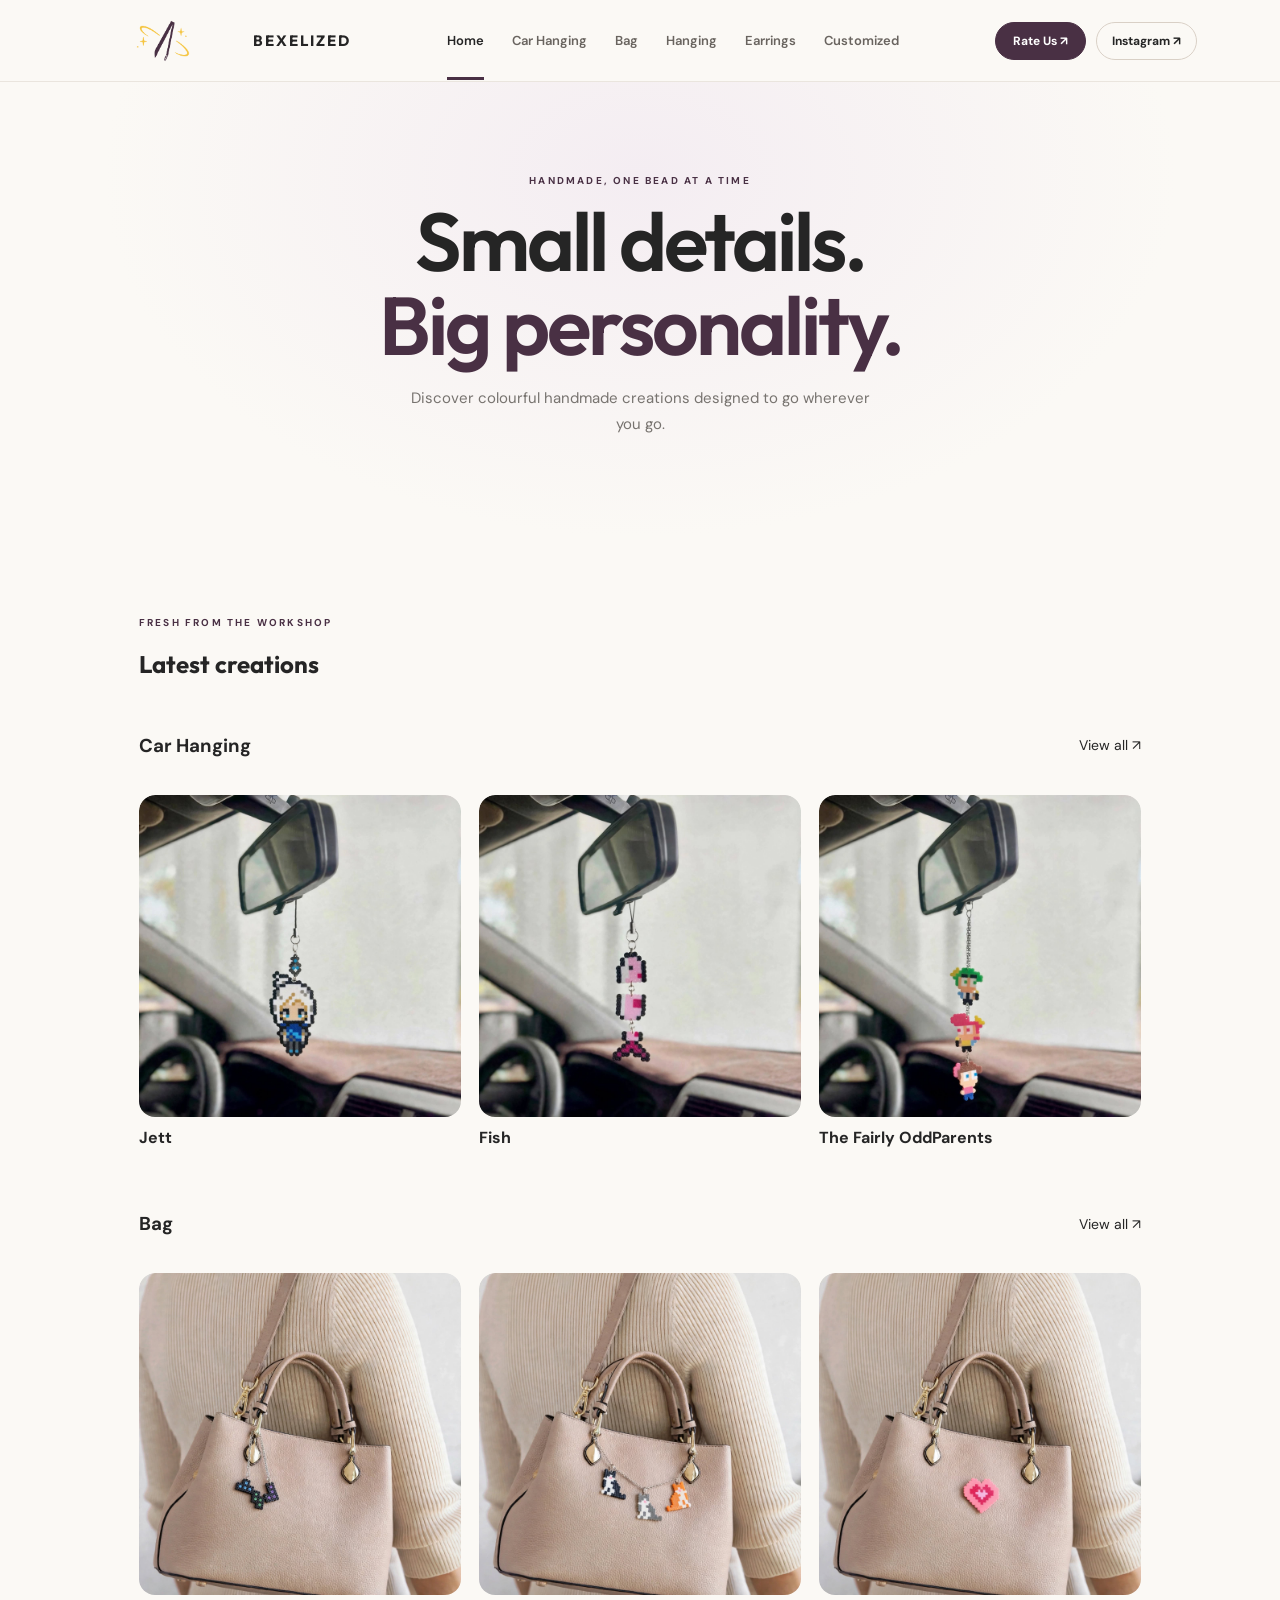
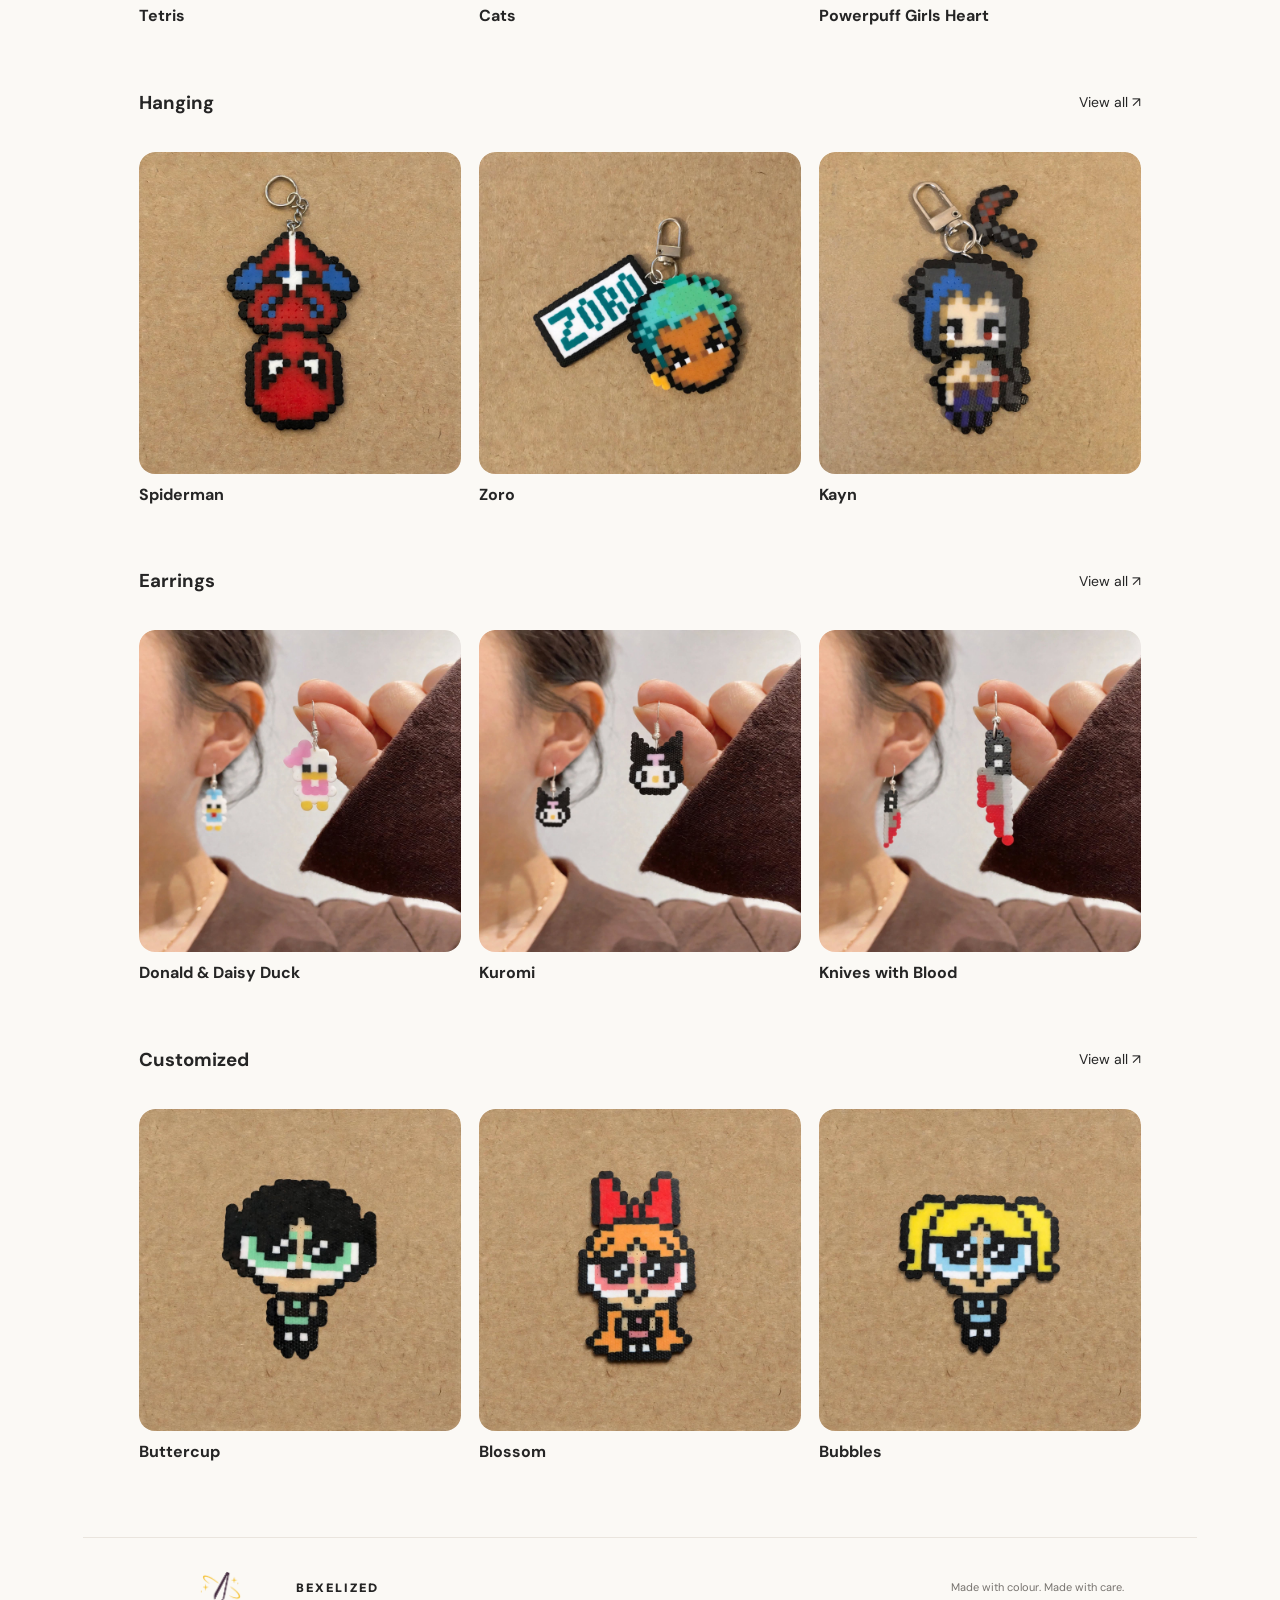
<file: index.html>
<!DOCTYPE html>
<html lang="en">
<head>
  <meta charset="UTF-8">
  <meta name="viewport" content="width=device-width, initial-scale=1.0">
  <meta name="description" content="Browse handmade fuse-bead creations by Bexelized.">
  <title>Bexelized | Home</title>
  <link rel="preconnect" href="https://fonts.googleapis.com">
  <link rel="preconnect" href="https://fonts.gstatic.com" crossorigin>
  <link href="https://fonts.googleapis.com/css2?family=DM+Sans:wght@400;500;600;700&family=Outfit:wght@400;500;600;700&display=swap" rel="stylesheet">
  <link rel="stylesheet" href="css/style.css?v=2">
  <link rel="icon" href="data:image/svg+xml,<svg xmlns=%22http://www.w3.org/2000/svg%22 viewBox=%220 0 100 100%22><text y=%22.9em%22 font-size=%2290%22>✨</text></svg>">
  <script src="js/products.js" defer></script>
  <script src="js/app.js" defer></script>
</head>
<body data-category="home">
  <header class="site-header">
        <a class="brand" href="index.html" aria-label="Bexelized home">
    <img src="images/logo.png" alt="Bexelized Logo">
    <span>BEXELIZED</span>
        </a>
    <button class="menu-toggle" aria-label="Open navigation" aria-expanded="false">☰</button>
    <nav class="main-nav" aria-label="Product categories">
      <a href="index.html" data-nav="home">Home</a>
      <a href="car-hanging.html">Car Hanging</a>
      <a href="bag.html" data-nav="bag">Bag</a>
      <a href="hanging.html" data-nav="hanging">Hanging</a>
      <a href="earrings.html" data-nav="earrings">Earrings</a>
      <a href="customized.html" data-nav="customized">Customized</a>
    </nav>
    <div class="header-actions">
  <a class="survey-link" href="https://forms.gle/oTZRgMwAg2fXmKsX6"
     target="_blank" rel="noopener noreferrer">Rate Us ↗</a>

  <a class="instagram-link" href="https://www.instagram.com/bexelized/"
     target="_blank" rel="noopener noreferrer">Instagram ↗</a>
</div>
  </header>

  <main class="home-main">
    <section class="home-hero">
      <p class="eyebrow">HANDMADE, ONE BEAD AT A TIME</p>
      <h1>Small details.<br><span>Big personality.</span></h1>
      <p class="intro-copy">Discover colourful handmade creations designed to go wherever you go.</p>
    </section>

</section>

<section class="latest-section">
  <div class="latest-heading">
    <p class="eyebrow">FRESH FROM THE WORKSHOP</p>
    <h2>Latest creations</h2>
  </div>

  <div id="latest-categories"></div>
</section>


    <!--
    <section class="events-section" id="events">
      <div class="filter-heading">
        <div><p class="eyebrow">WHERE WE'VE BEEN</p><h2>Events</h2></div>
        <p class="events-subtitle">A little look at our pop-ups, markets & special moments.</p>
      </div>
      <div class="event-gallery">
        <article class="event-card event-placeholder"><div class="event-image-placeholder">✳</div><h3>Our event moments</h3><p>Add your event photos to <code>images/events/</code> and update this section.</p></article>
      </div>
    </section>

    <section class="order-note">
      <span class="order-sparkle">✳</span>
      <div><h2>Found your favourite?</h2><p>Send us a DM on Instagram to ask about or order a design.</p></div>
      <a class="dm-button" href="https://www.instagram.com/bexelized/" target="_blank" rel="noreferrer">Message us ↗</a>
    </section>
  </main>
-->

  <footer class="site-footer">
      <a class="brand footer-brand" href="index.html">
      <img src="images/logo.png" alt="Bexelized Logo">
      <span>BEXELIZED</span></a>
    <p>Made with colour. Made with care.</p>
  </footer>
</body>
</html>
</file>
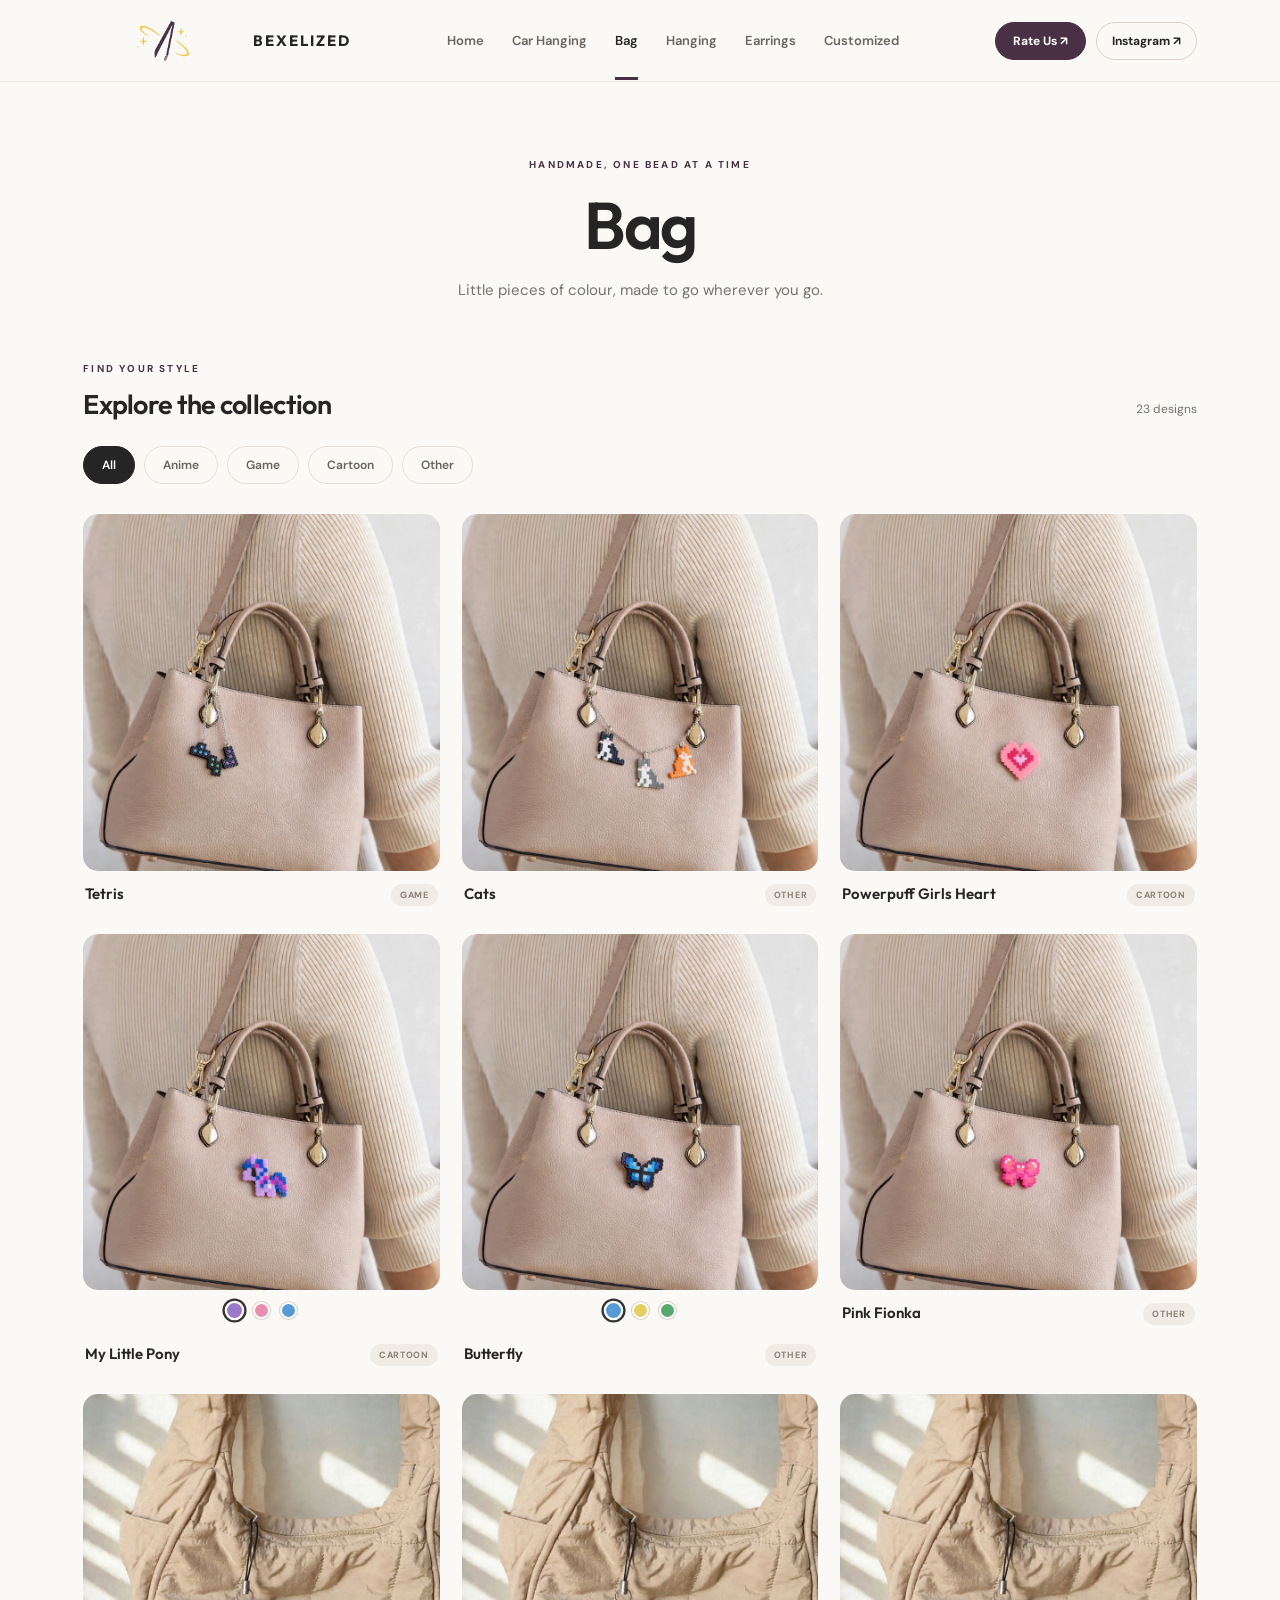
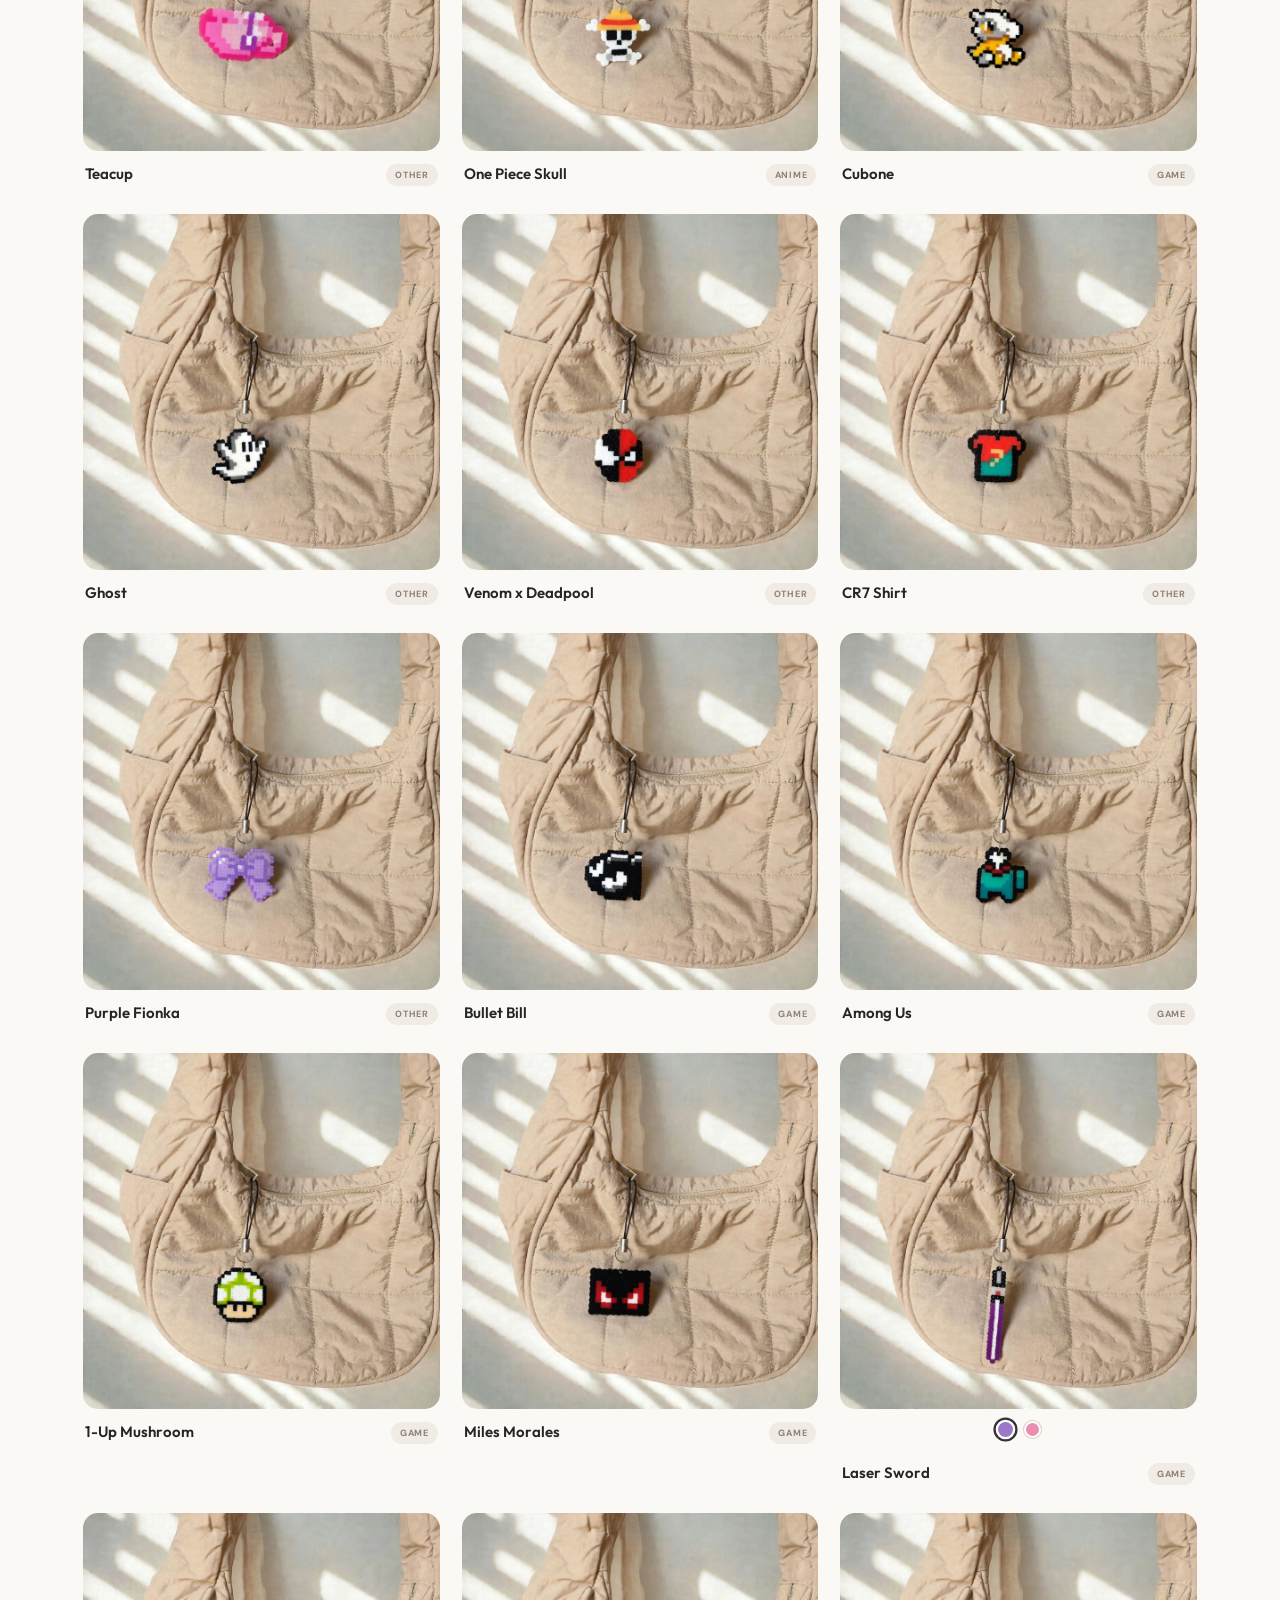
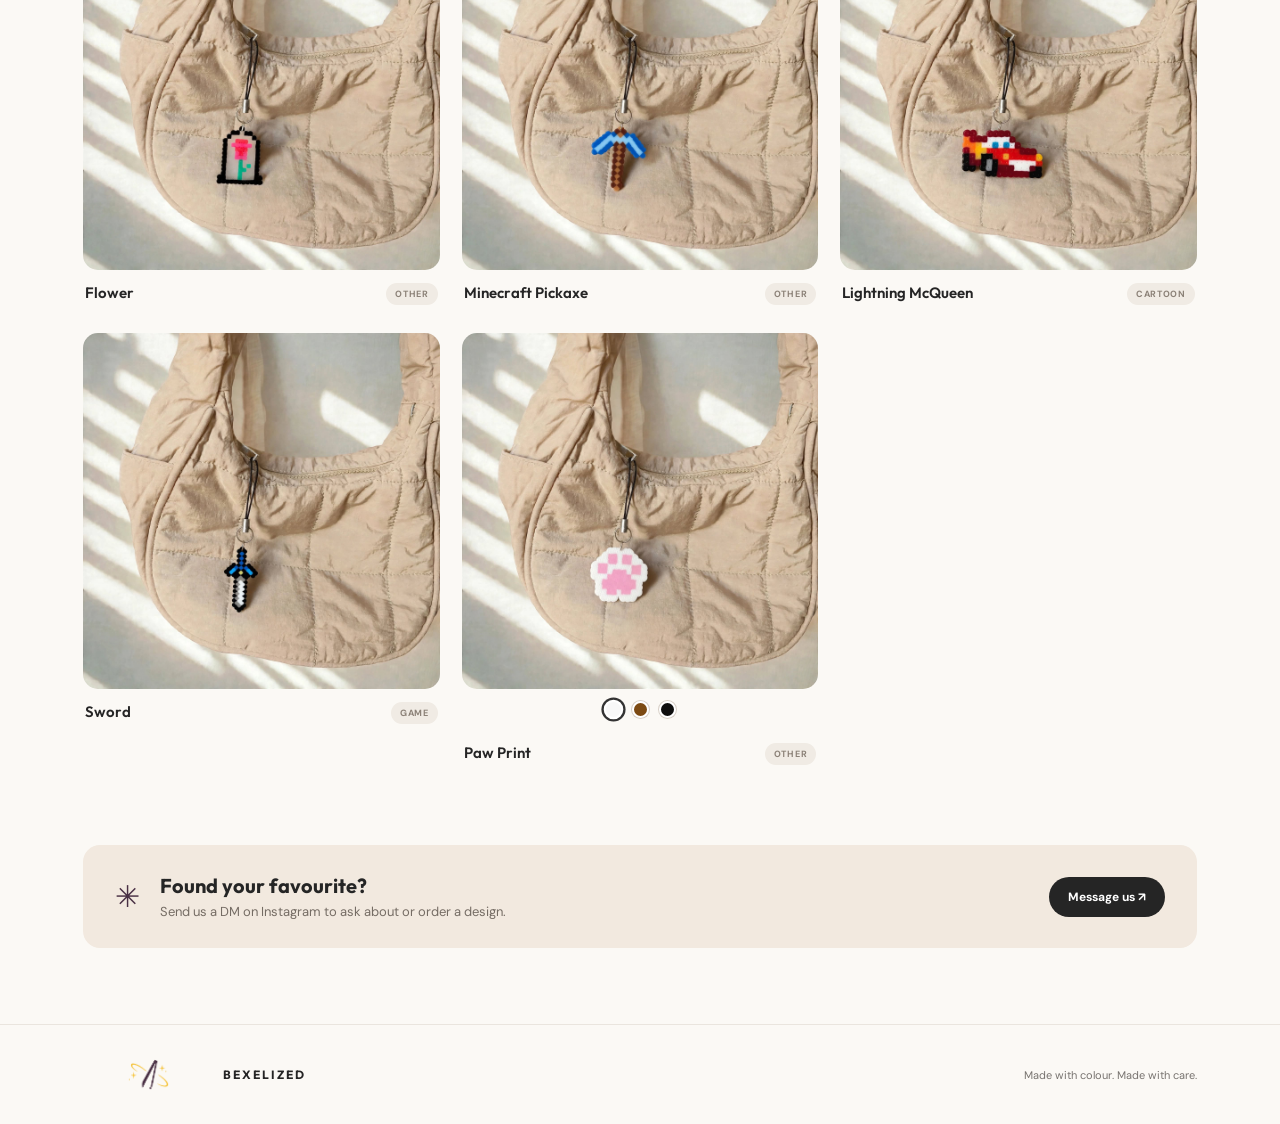
<file: bag.html>
<!DOCTYPE html>
<html lang="en">
<head>
  <meta charset="UTF-8">
  <meta name="viewport" content="width=device-width, initial-scale=1.0">
  <meta name="description" content="Browse handmade fuse-bead creations by Bexelized.">
  <title>Bexelized | Car Hanging</title>
  <link rel="preconnect" href="https://fonts.googleapis.com">
  <link rel="preconnect" href="https://fonts.gstatic.com" crossorigin>
  <link href="https://fonts.googleapis.com/css2?family=DM+Sans:wght@400;500;600;700&family=Outfit:wght@400;500;600;700&display=swap" rel="stylesheet">
  <link rel="stylesheet" href="css/style.css">
  <link rel="icon" href="data:image/svg+xml,<svg xmlns=%22http://www.w3.org/2000/svg%22 viewBox=%220 0 100 100%22><text y=%22.9em%22 font-size=%2290%22>✨</text></svg>">
  <script src="js/products.js" defer></script>
  <script src="js/app.js" defer></script>
</head>
<body data-category="bag">
  <header class="site-header">
        <a class="brand" href="index.html" aria-label="Bexelized home">
    <img src="images/logo.png" alt="Bexelized Logo">
    <span>BEXELIZED</span>
        </a>
    <button class="menu-toggle" aria-label="Open navigation" aria-expanded="false">☰</button>
    <nav class="main-nav" aria-label="Product categories">
      <a href="index.html" data-nav="home">Home</a>
      <a href="car-hanging.html">Car Hanging</a>
      <a href="bag.html" data-nav="bag">Bag</a>
      <a href="hanging.html" data-nav="hanging">Hanging</a>
      <a href="earrings.html" data-nav="earrings">Earrings</a>
      <a href="customized.html" data-nav="customized">Customized</a>
    </nav>
    <div class="header-actions">
  <a class="survey-link" href="https://forms.gle/oTZRgMwAg2fXmKsX6"
     target="_blank" rel="noopener noreferrer">Rate Us ↗</a>

  <a class="instagram-link" href="https://www.instagram.com/bexelized/"
     target="_blank" rel="noopener noreferrer">Instagram ↗</a>
</div>
    </header>

  <main>
    <section class="intro">
      <p class="eyebrow">HANDMADE, ONE BEAD AT A TIME</p>
      <h1 id="page-title">Car Hanging</h1>
      <p class="intro-copy">Little pieces of colour, made to go wherever you go.</p>
    </section>

    <section class="catalog" aria-label="Product gallery">
      <div class="filter-heading">
        <div>
          <p class="eyebrow">FIND YOUR STYLE</p>
          <h2>Explore the collection</h2>
        </div>
        <p class="result-count" id="result-count" aria-live="polite"></p>
      </div>
      <div class="filters" role="group" aria-label="Filter products by style">
        <button class="filter-button active" data-filter="all">All</button>
        <button class="filter-button" data-filter="anime">Anime</button>
        <button class="filter-button" data-filter="game">Game</button>
        <button class="filter-button" data-filter="cartoon">Cartoon</button>
        <button class="filter-button" data-filter="other">Other</button>
      </div>
      <div class="product-grid" id="product-grid"></div>
      <p class="empty-state" id="empty-state" hidden>No products in this style yet. Try another filter.</p>
    </section>

    <section class="order-note">
      <span class="order-sparkle">✳</span>
      <div>
        <h2>Found your favourite?</h2>
        <p>Send us a DM on Instagram to ask about or order a design.</p>
      </div>
      <a class="dm-button" href="https://www.instagram.com/bexelized/" target="_blank" rel="noreferrer">Message us ↗</a>
    </section>
  </main>

  <footer class="site-footer">
    <a class="brand footer-brand" href="index.html">
      <img src="images/logo.png" alt="Bexelized Logo">
      <span>BEXELIZED</span></a>
    <p>Made with colour. Made with care.</p>
  </footer>
</body>
</html>
</file>
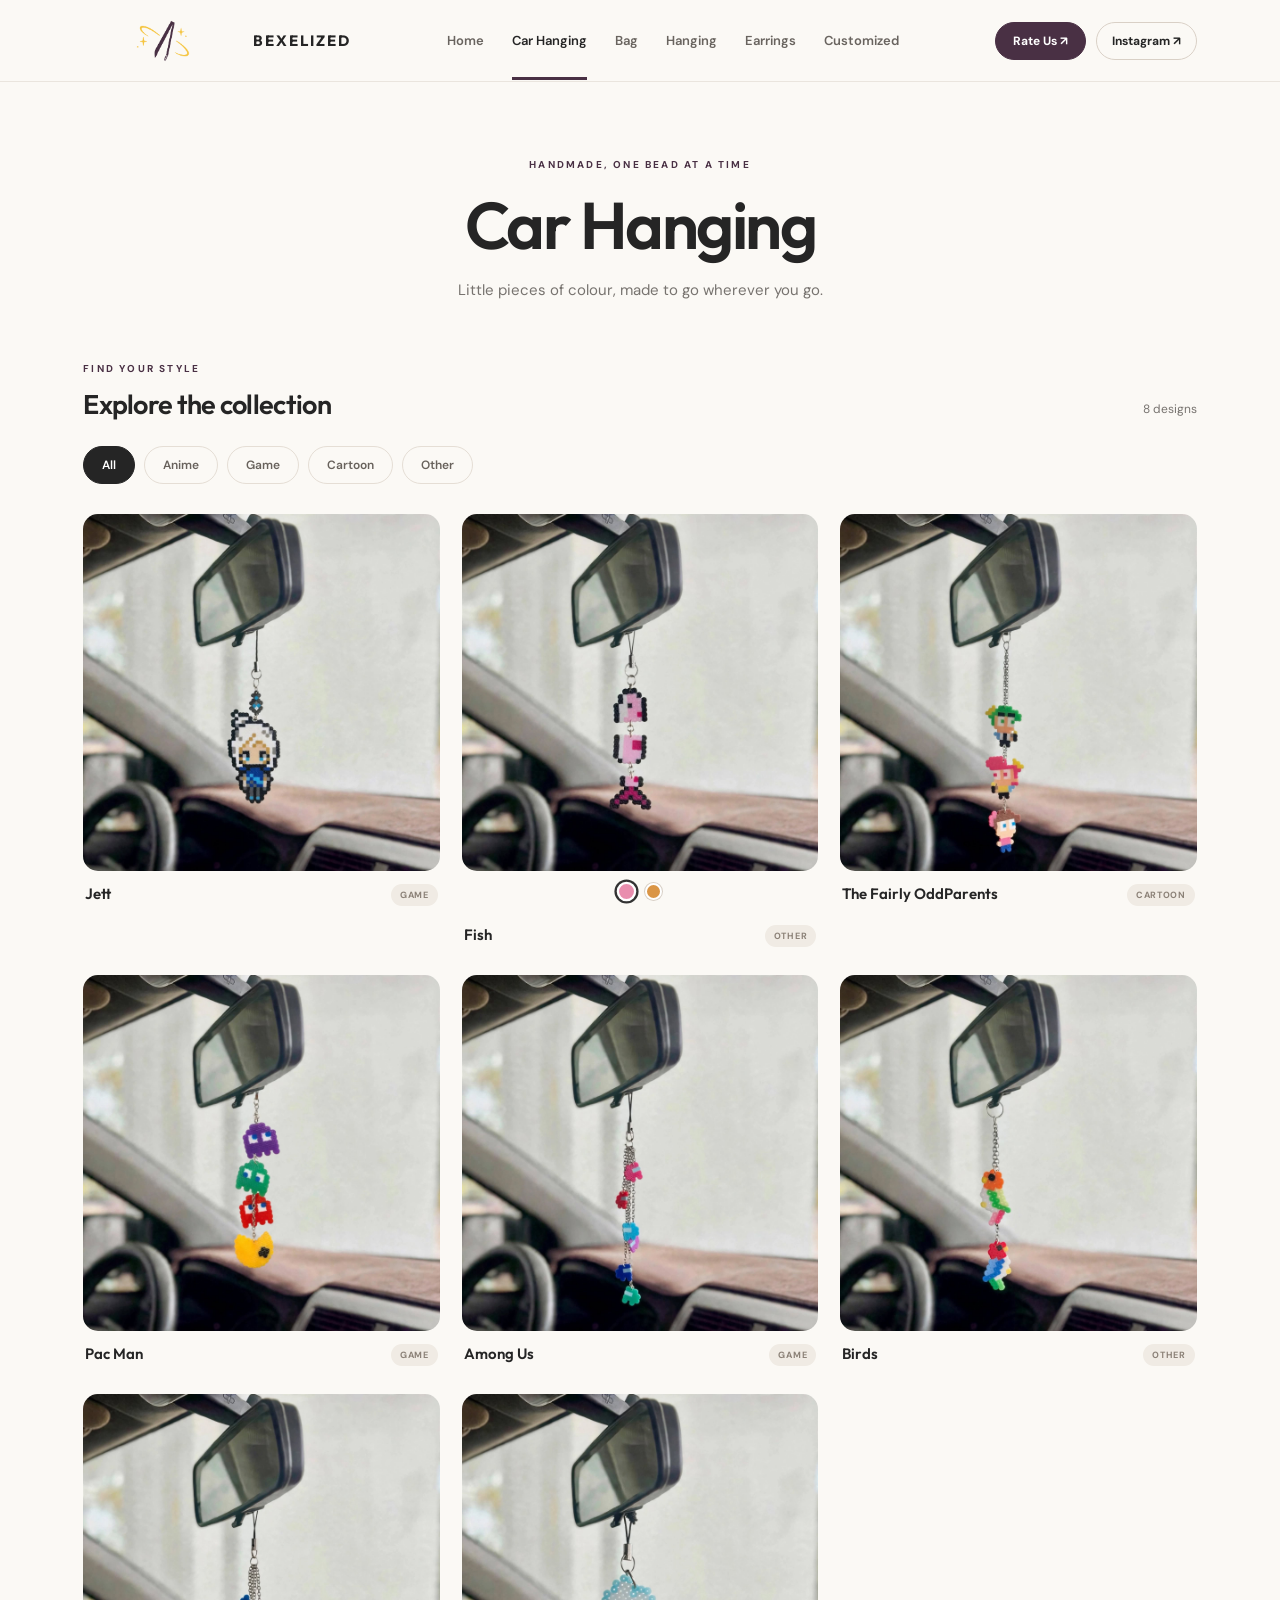
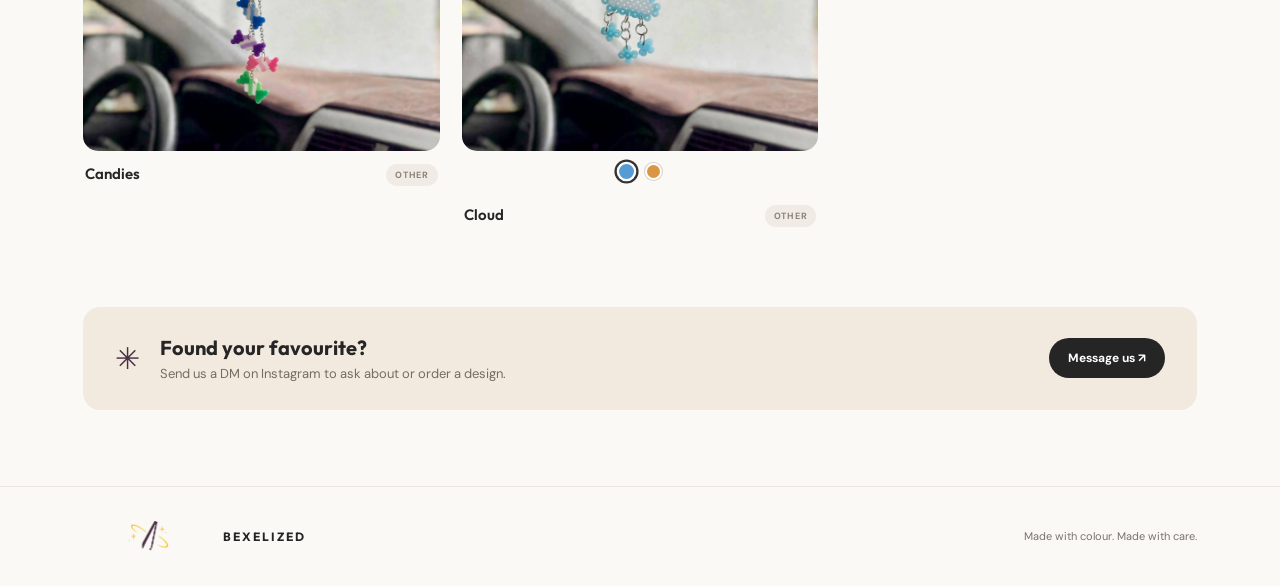
<file: car-hanging.html>
<!DOCTYPE html>
<html lang="en">
<head>
  <meta charset="UTF-8">
  <meta name="viewport" content="width=device-width, initial-scale=1.0">
  <meta name="description" content="Browse handmade fuse-bead creations by Bexelized.">
  <title>Bexelized | Car Hanging</title>
  <link rel="preconnect" href="https://fonts.googleapis.com">
  <link rel="preconnect" href="https://fonts.gstatic.com" crossorigin>
  <link href="https://fonts.googleapis.com/css2?family=DM+Sans:wght@400;500;600;700&family=Outfit:wght@400;500;600;700&display=swap" rel="stylesheet">
  <link rel="stylesheet" href="css/style.css">
  <link rel="icon" href="data:image/svg+xml,<svg xmlns=%22http://www.w3.org/2000/svg%22 viewBox=%220 0 100 100%22><text y=%22.9em%22 font-size=%2290%22>✨</text></svg>">
  <script src="js/products.js" defer></script>
  <script src="js/app.js" defer></script>
</head>
<body data-category="car-hanging">
  <header class="site-header">
        <a class="brand" href="index.html" aria-label="Bexelized home">
    <img src="images/logo.png" alt="Bexelized Logo">
    <span>BEXELIZED</span>
        </a>
    <button class="menu-toggle" aria-label="Open navigation" aria-expanded="false">☰</button>
    <nav class="main-nav" aria-label="Product categories">
      <a href="index.html">Home</a>
      <a href="car-hanging.html" data-nav="car-hanging">Car Hanging</a>
      <a href="bag.html" data-nav="bag">Bag</a>
      <a href="hanging.html" data-nav="hanging">Hanging</a>
      <a href="earrings.html" data-nav="earrings">Earrings</a>
      <a href="customized.html" data-nav="customized">Customized</a>
    </nav>
    <div class="header-actions">
  <a class="survey-link" href="https://forms.gle/oTZRgMwAg2fXmKsX6"
     target="_blank" rel="noopener noreferrer">Rate Us ↗</a>

  <a class="instagram-link" href="https://www.instagram.com/bexelized/"
     target="_blank" rel="noopener noreferrer">Instagram ↗</a>
</div>
  </header>

  <main>
    <section class="intro">
      <p class="eyebrow">HANDMADE, ONE BEAD AT A TIME</p>
      <h1 id="page-title">Car Hanging</h1>
      <p class="intro-copy">Little pieces of colour, made to go wherever you go.</p>
    </section>

    <section class="catalog" aria-label="Product gallery">
      <div class="filter-heading">
        <div>
          <p class="eyebrow">FIND YOUR STYLE</p>
          <h2>Explore the collection</h2>
        </div>
        <p class="result-count" id="result-count" aria-live="polite"></p>
      </div>
      <div class="filters" role="group" aria-label="Filter products by style">
        <button class="filter-button active" data-filter="all">All</button>
        <button class="filter-button" data-filter="anime">Anime</button>
        <button class="filter-button" data-filter="game">Game</button>
        <button class="filter-button" data-filter="cartoon">Cartoon</button>
        <button class="filter-button" data-filter="other">Other</button>
      </div>
      <div class="product-grid" id="product-grid"></div>
      <p class="empty-state" id="empty-state" hidden>No products in this style yet. Try another filter.</p>
    </section>

    <section class="order-note">
      <span class="order-sparkle">✳</span>
      <div>
        <h2>Found your favourite?</h2>
        <p>Send us a DM on Instagram to ask about or order a design.</p>
      </div>
      <a class="dm-button" href="https://www.instagram.com/direct/t/18104654327009952/" target="_blank" rel="noreferrer">Message us ↗</a>
    </section>
  </main>

  <footer class="site-footer">
    <a class="brand footer-brand" href="index.html">
      <img src="images/logo.png" alt="Bexelized Logo">
      <span>BEXELIZED</span></a>
      <p>Made with colour. Made with care.</p>
  </footer>
</body>
</html>
</file>
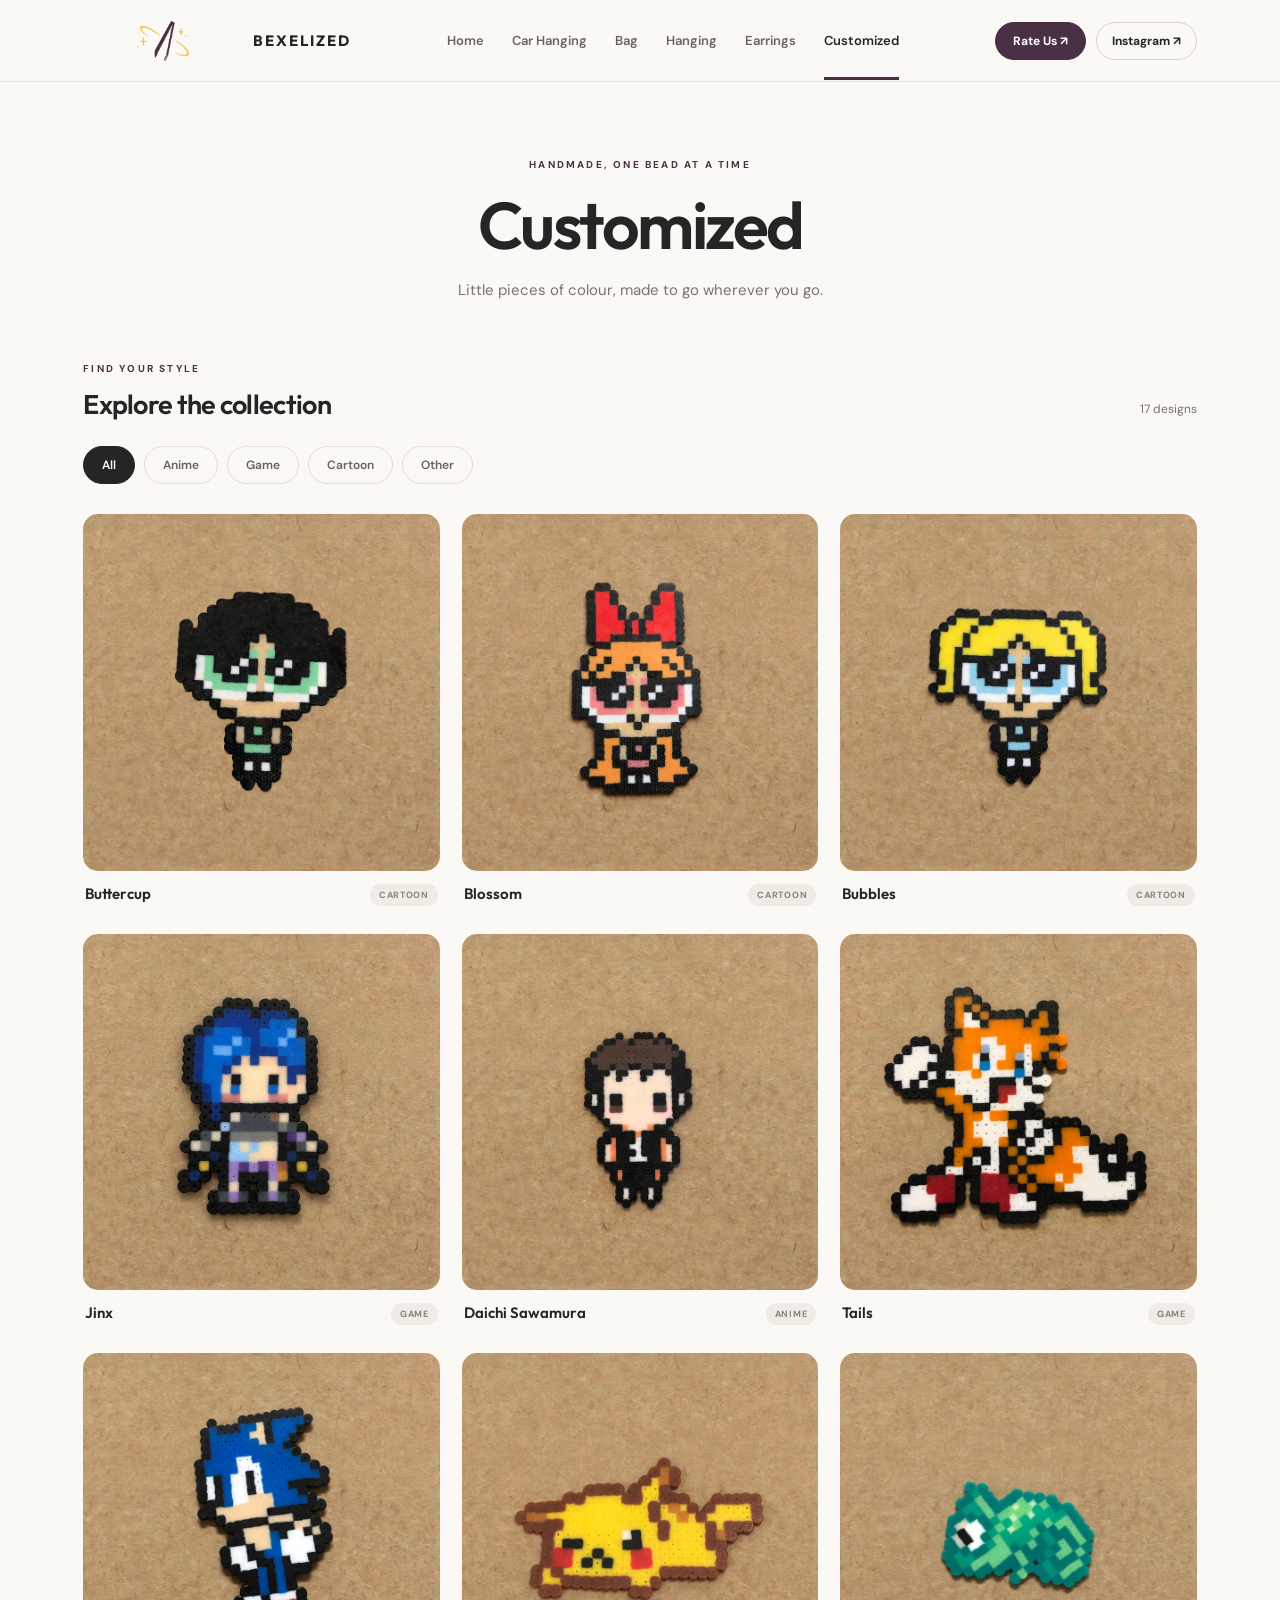
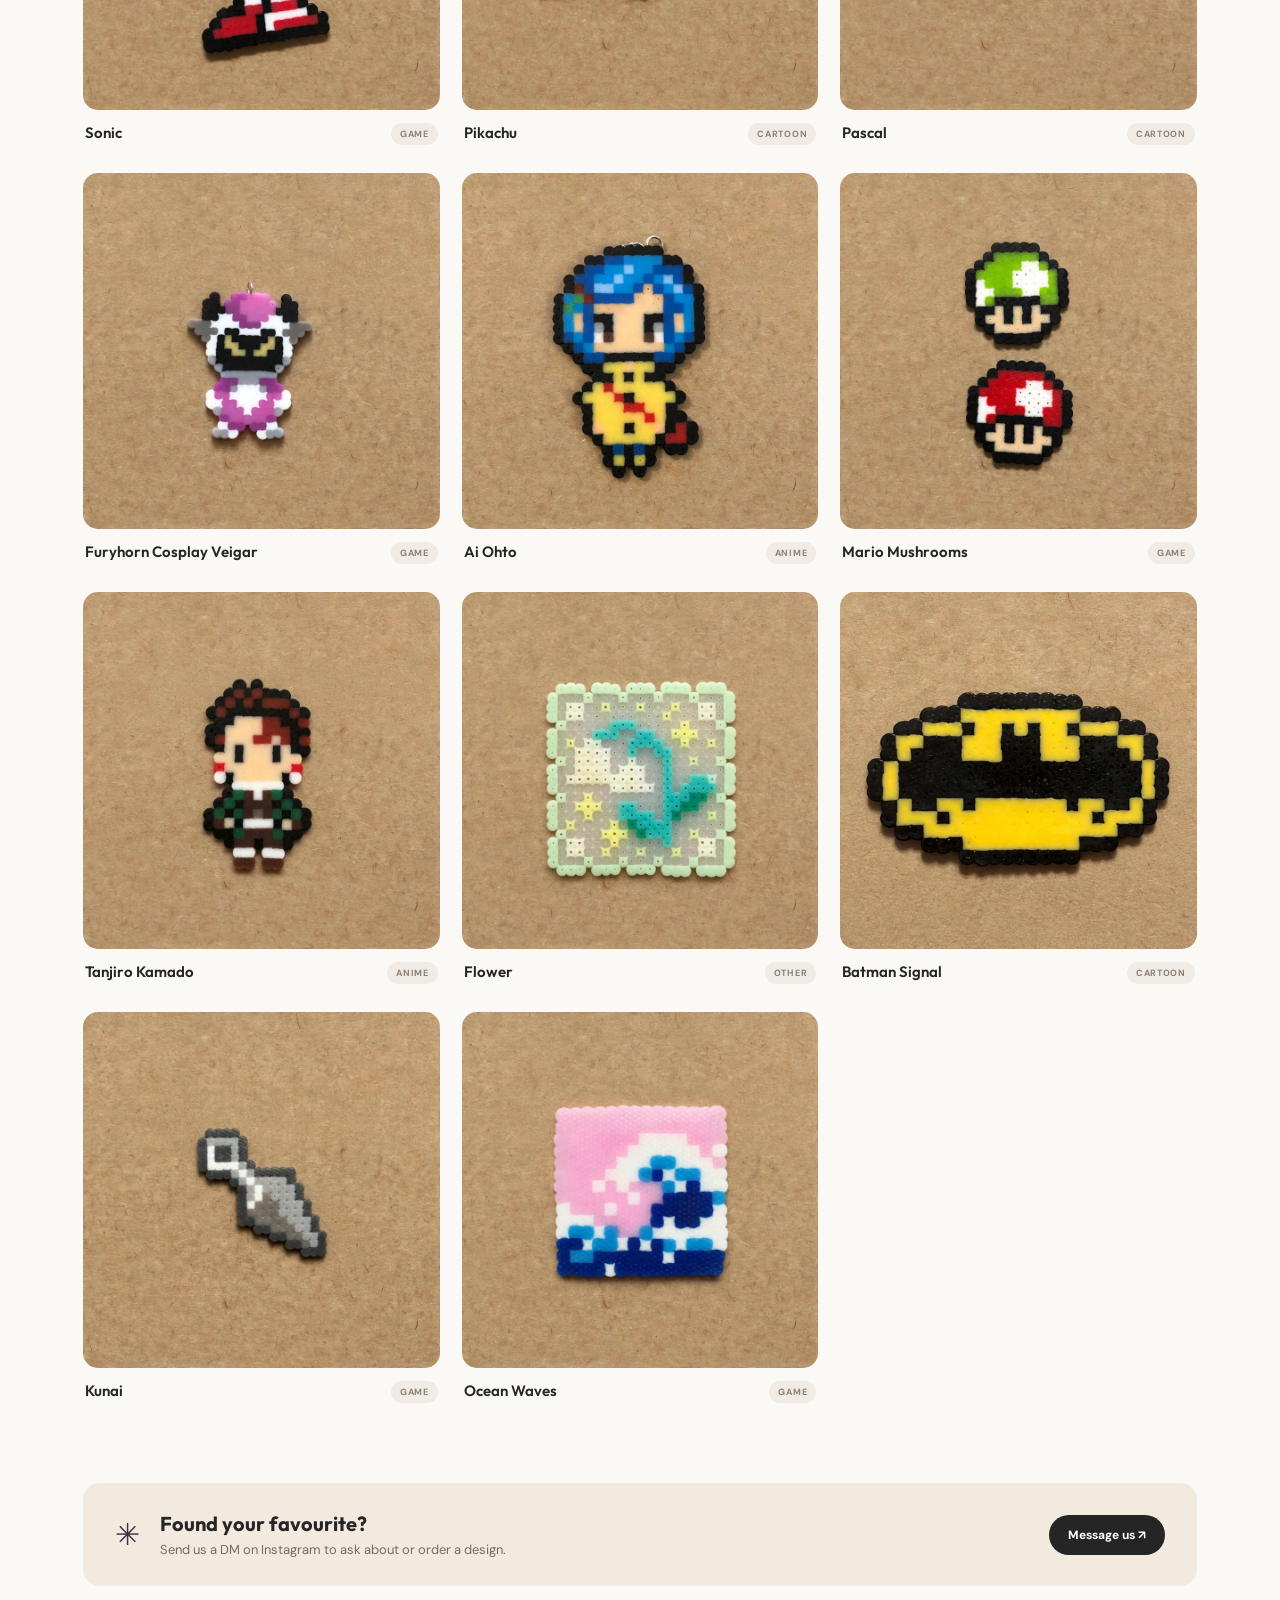
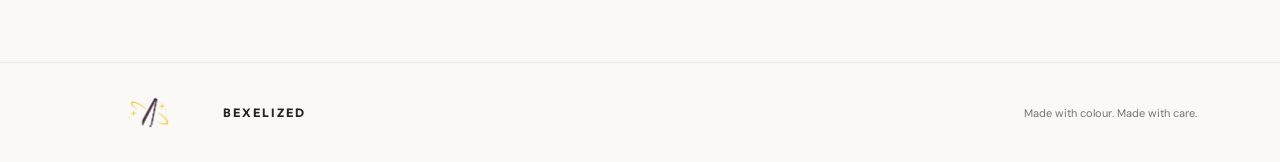
<file: customized.html>
<!DOCTYPE html>
<html lang="en">
<head>
  <meta charset="UTF-8">
  <meta name="viewport" content="width=device-width, initial-scale=1.0">
  <meta name="description" content="Browse handmade fuse-bead creations by Bexelized.">
  <title>Bexelized | Car Hanging</title>
  <link rel="preconnect" href="https://fonts.googleapis.com">
  <link rel="preconnect" href="https://fonts.gstatic.com" crossorigin>
  <link href="https://fonts.googleapis.com/css2?family=DM+Sans:wght@400;500;600;700&family=Outfit:wght@400;500;600;700&display=swap" rel="stylesheet">
  <link rel="stylesheet" href="css/style.css">
  <link rel="icon" href="data:image/svg+xml,<svg xmlns=%22http://www.w3.org/2000/svg%22 viewBox=%220 0 100 100%22><text y=%22.9em%22 font-size=%2290%22>✨</text></svg>">
  <script src="js/products.js" defer></script>
  <script src="js/app.js" defer></script>
</head>
<body data-category="customized">
  <header class="site-header">
        <a class="brand" href="index.html" aria-label="Bexelized home">
    <img src="images/logo.png" alt="Bexelized Logo">
    <span>BEXELIZED</span>
        </a>
    <button class="menu-toggle" aria-label="Open navigation" aria-expanded="false">☰</button>
    <nav class="main-nav" aria-label="Product categories">
      <a href="index.html" data-nav="home">Home</a>
      <a href="car-hanging.html">Car Hanging</a>
      <a href="bag.html" data-nav="bag">Bag</a>
      <a href="hanging.html" data-nav="hanging">Hanging</a>
      <a href="earrings.html" data-nav="earrings">Earrings</a>
      <a href="customized.html" data-nav="customized">Customized</a>
    </nav>
    <div class="header-actions">
  <a class="survey-link" href="https://forms.gle/oTZRgMwAg2fXmKsX6"
     target="_blank" rel="noopener noreferrer">Rate Us ↗</a>

  <a class="instagram-link" href="https://www.instagram.com/bexelized/"
     target="_blank" rel="noopener noreferrer">Instagram ↗</a>
</div>
  </header>

  <main>
    <section class="intro">
      <p class="eyebrow">HANDMADE, ONE BEAD AT A TIME</p>
      <h1 id="page-title">Car Hanging</h1>
      <p class="intro-copy">Little pieces of colour, made to go wherever you go.</p>
    </section>

    <section class="catalog" aria-label="Product gallery">
      <div class="filter-heading">
        <div>
          <p class="eyebrow">FIND YOUR STYLE</p>
          <h2>Explore the collection</h2>
        </div>
        <p class="result-count" id="result-count" aria-live="polite"></p>
      </div>
      <div class="filters" role="group" aria-label="Filter products by style">
        <button class="filter-button active" data-filter="all">All</button>
        <button class="filter-button" data-filter="anime">Anime</button>
        <button class="filter-button" data-filter="game">Game</button>
        <button class="filter-button" data-filter="cartoon">Cartoon</button>
        <button class="filter-button" data-filter="other">Other</button>
      </div>
      <div class="product-grid" id="product-grid"></div>
      <p class="empty-state" id="empty-state" hidden>No products in this style yet. Try another filter.</p>
    </section>

    <section class="order-note">
      <span class="order-sparkle">✳</span>
      <div>
        <h2>Found your favourite?</h2>
        <p>Send us a DM on Instagram to ask about or order a design.</p>
      </div>
      <a class="dm-button" href="https://www.instagram.com/bexelized/" target="_blank" rel="noreferrer">Message us ↗</a>
    </section>
  </main>

  <footer class="site-footer">
      <a class="brand footer-brand" href="index.html">
      <img src="images/logo.png" alt="Bexelized Logo">
      <span>BEXELIZED</span></a>
    <p>Made with colour. Made with care.</p>
  </footer>
</body>
</html>
</file>
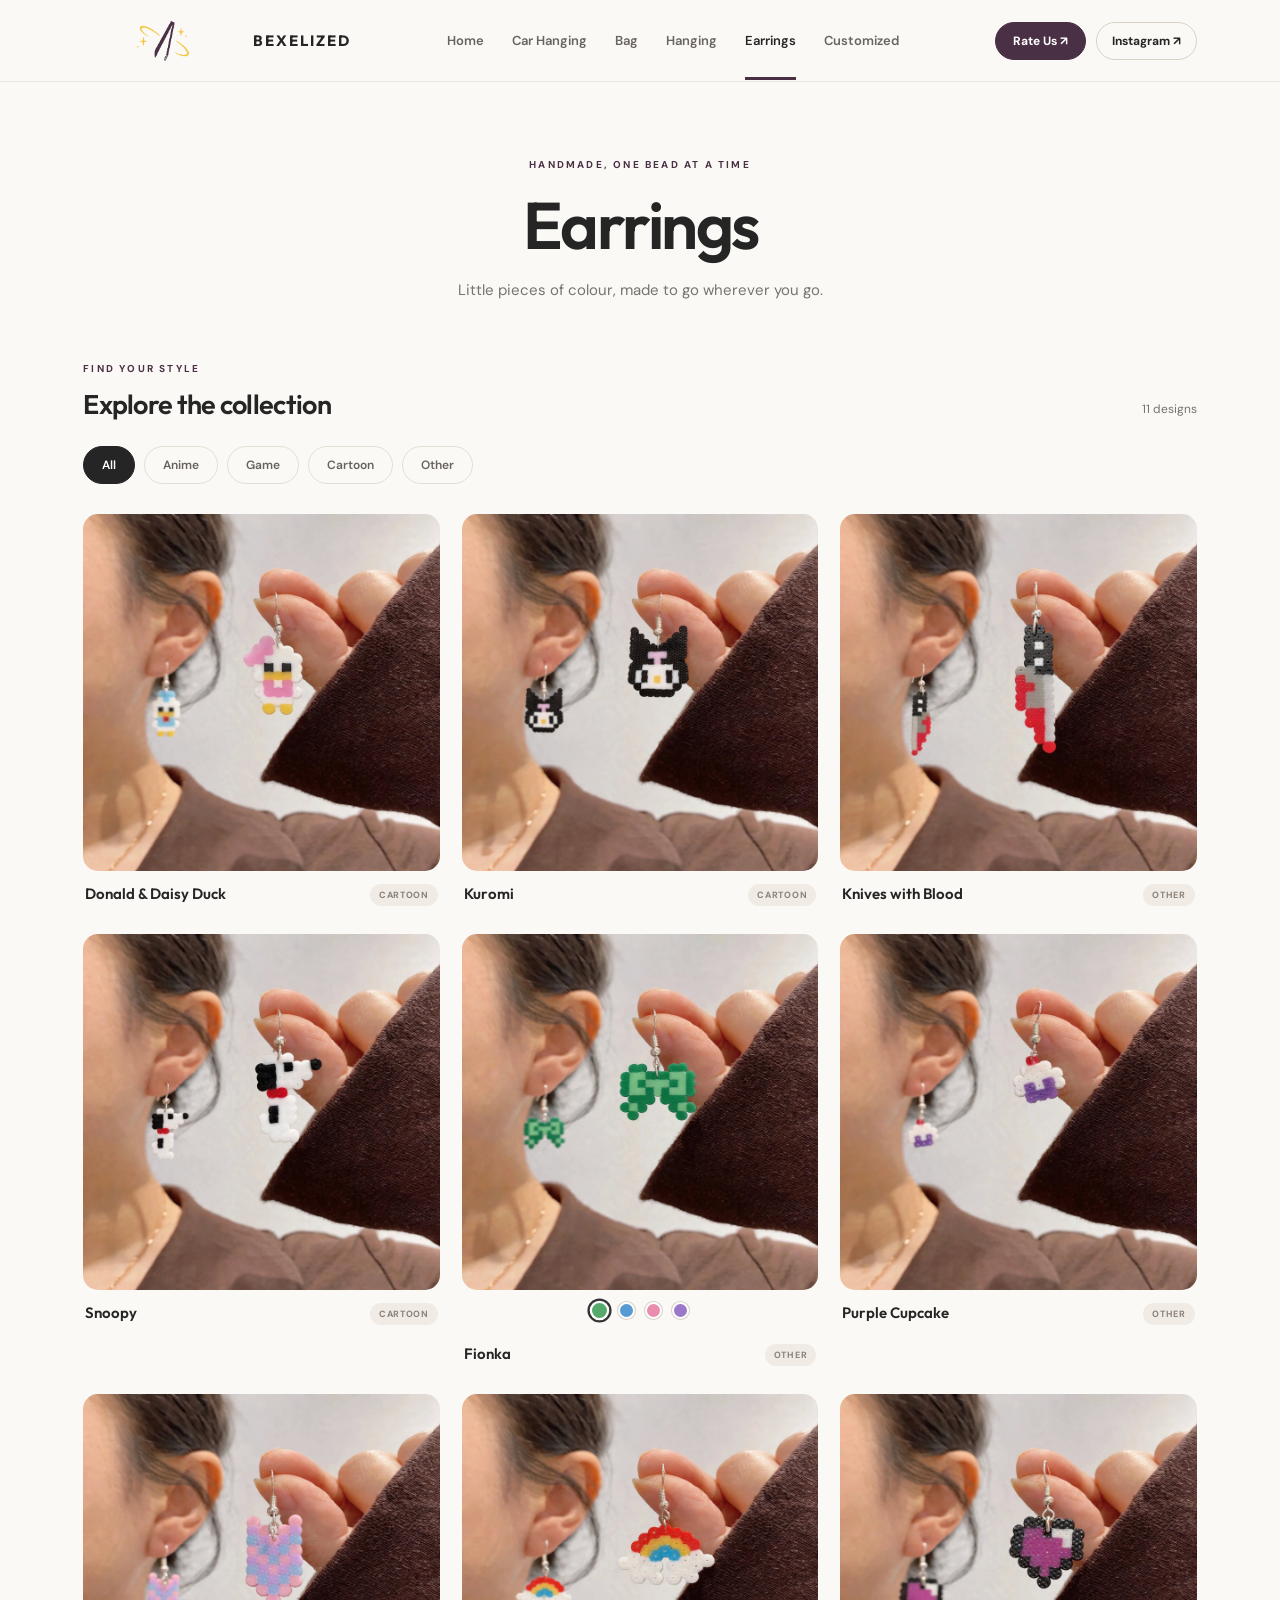
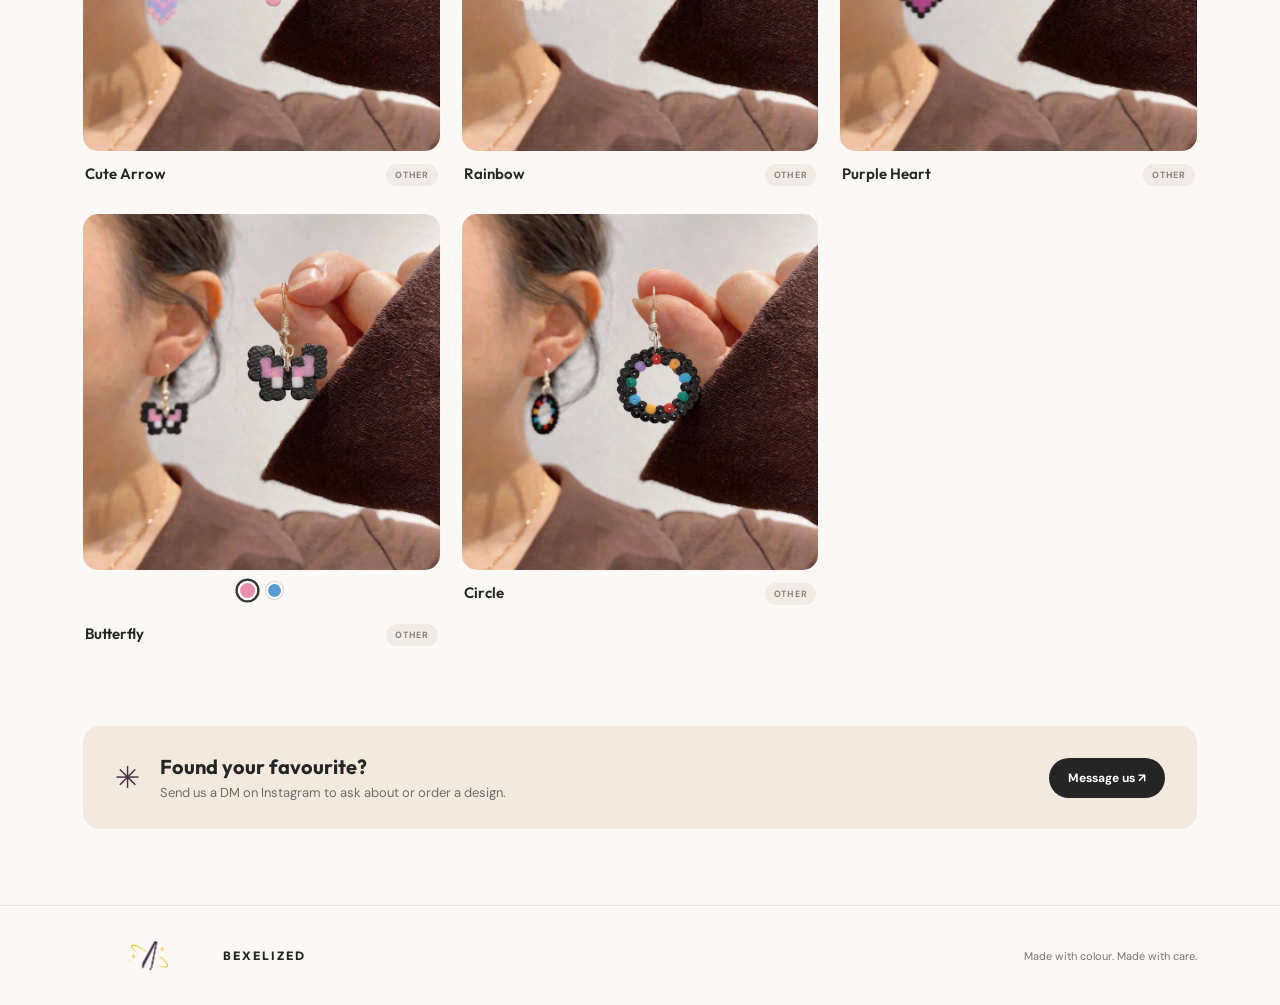
<file: earrings.html>
<!DOCTYPE html>
<html lang="en">
<head>
  <meta charset="UTF-8">
  <meta name="viewport" content="width=device-width, initial-scale=1.0">
  <meta name="description" content="Browse handmade fuse-bead creations by Bexelized.">
  <title>Bexelized | Car Hanging</title>
  <link rel="preconnect" href="https://fonts.googleapis.com">
  <link rel="preconnect" href="https://fonts.gstatic.com" crossorigin>
  <link href="https://fonts.googleapis.com/css2?family=DM+Sans:wght@400;500;600;700&family=Outfit:wght@400;500;600;700&display=swap" rel="stylesheet">
  <link rel="stylesheet" href="css/style.css">
  <link rel="icon" href="data:image/svg+xml,<svg xmlns=%22http://www.w3.org/2000/svg%22 viewBox=%220 0 100 100%22><text y=%22.9em%22 font-size=%2290%22>✨</text></svg>">
  <script src="js/products.js" defer></script>
  <script src="js/app.js" defer></script>
</head>
<body data-category="earrings">
  <header class="site-header">
        <a class="brand" href="index.html" aria-label="Bexelized home">
    <img src="images/logo.png" alt="Bexelized Logo">
    <span>BEXELIZED</span>
        </a>
    <button class="menu-toggle" aria-label="Open navigation" aria-expanded="false">☰</button>
    <nav class="main-nav" aria-label="Product categories">
      <a href="index.html" data-nav="home">Home</a>
      <a href="car-hanging.html">Car Hanging</a>
      <a href="bag.html" data-nav="bag">Bag</a>
      <a href="hanging.html" data-nav="hanging">Hanging</a>
      <a href="earrings.html" data-nav="earrings">Earrings</a>
      <a href="customized.html" data-nav="customized">Customized</a>
    </nav>
    <div class="header-actions">
  <a class="survey-link" href="https://forms.gle/oTZRgMwAg2fXmKsX6"
     target="_blank" rel="noopener noreferrer">Rate Us ↗</a>

  <a class="instagram-link" href="https://www.instagram.com/bexelized/"
     target="_blank" rel="noopener noreferrer">Instagram ↗</a>
</div>
  </header>

  <main>
    <section class="intro">
      <p class="eyebrow">HANDMADE, ONE BEAD AT A TIME</p>
      <h1 id="page-title">Car Hanging</h1>
      <p class="intro-copy">Little pieces of colour, made to go wherever you go.</p>
    </section>

    <section class="catalog" aria-label="Product gallery">
      <div class="filter-heading">
        <div>
          <p class="eyebrow">FIND YOUR STYLE</p>
          <h2>Explore the collection</h2>
        </div>
        <p class="result-count" id="result-count" aria-live="polite"></p>
      </div>
      <div class="filters" role="group" aria-label="Filter products by style">
        <button class="filter-button active" data-filter="all">All</button>
        <button class="filter-button" data-filter="anime">Anime</button>
        <button class="filter-button" data-filter="game">Game</button>
        <button class="filter-button" data-filter="cartoon">Cartoon</button>
        <button class="filter-button" data-filter="other">Other</button>
      </div>
      <div class="product-grid" id="product-grid"></div>
      <p class="empty-state" id="empty-state" hidden>No products in this style yet. Try another filter.</p>
    </section>

    <section class="order-note">
      <span class="order-sparkle">✳</span>
      <div>
        <h2>Found your favourite?</h2>
        <p>Send us a DM on Instagram to ask about or order a design.</p>
      </div>
      <a class="dm-button" href="https://www.instagram.com/bexelized/" target="_blank" rel="noreferrer">Message us ↗</a>
    </section>
  </main>

  <footer class="site-footer">
      <a class="brand footer-brand" href="index.html">
      <img src="images/logo.png" alt="Bexelized Logo">
      <span>BEXELIZED</span></a>
    <p>Made with colour. Made with care.</p>
  </footer>
</body>
</html>
</file>
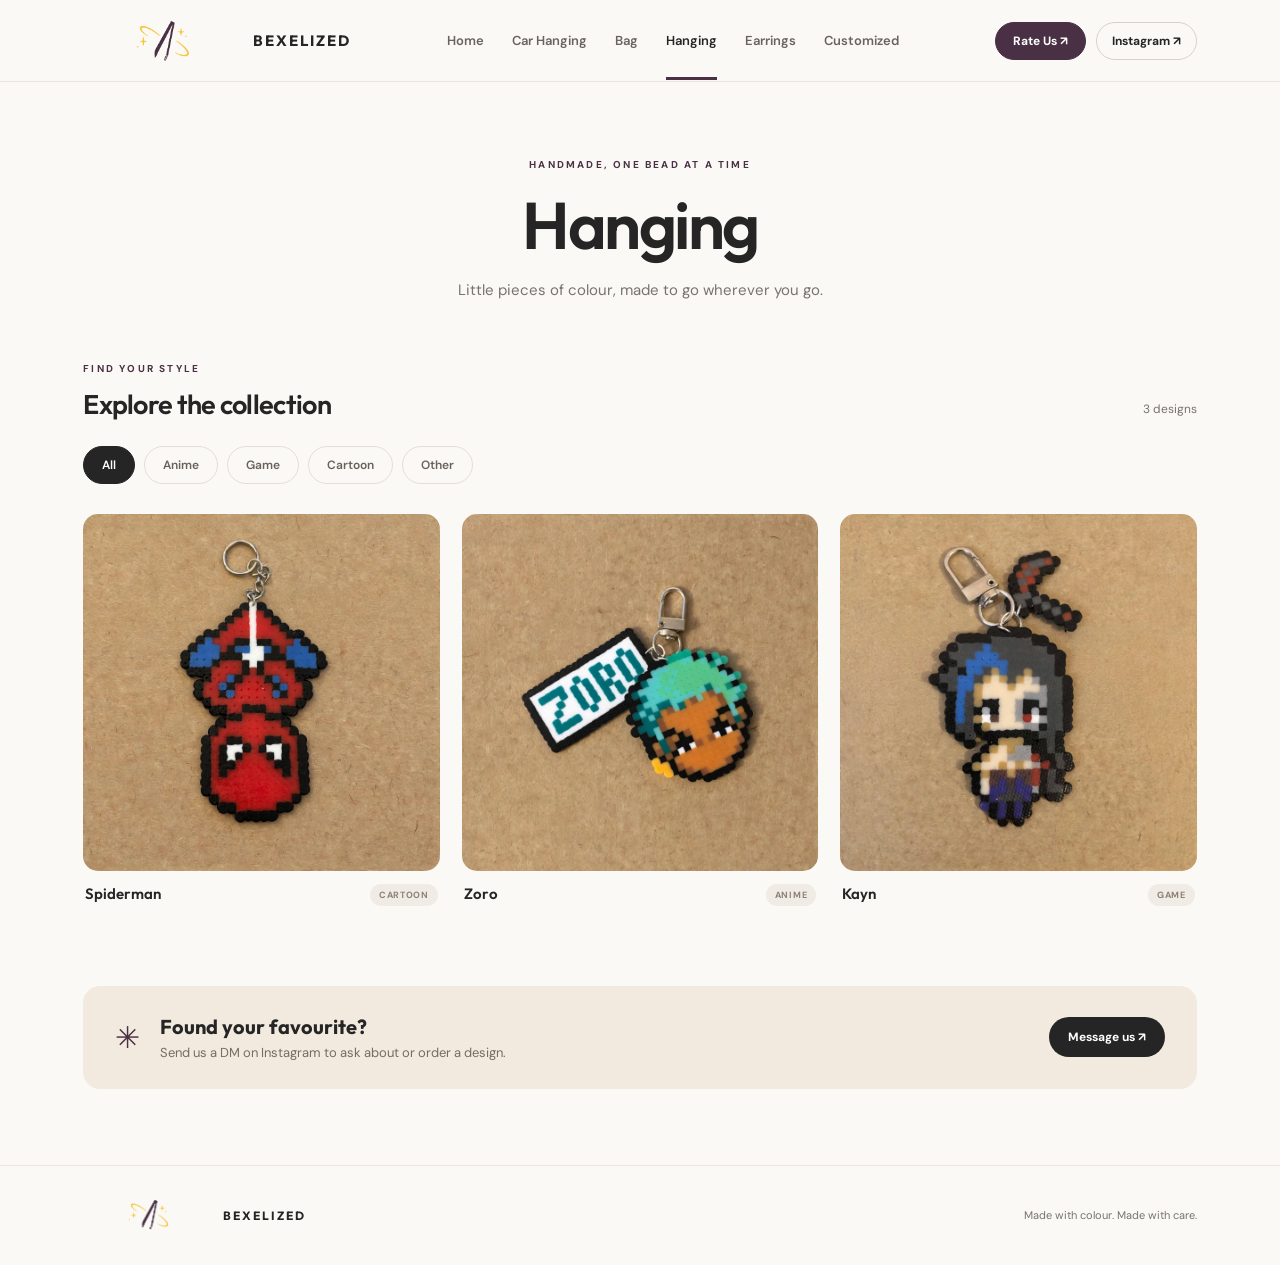
<file: hanging.html>
<!DOCTYPE html>
<html lang="en">
<head>
  <meta charset="UTF-8">
  <meta name="viewport" content="width=device-width, initial-scale=1.0">
  <meta name="description" content="Browse handmade fuse-bead creations by Bexelized.">
  <title>Bexelized | Car Hanging</title>
  <link rel="preconnect" href="https://fonts.googleapis.com">
  <link rel="preconnect" href="https://fonts.gstatic.com" crossorigin>
  <link href="https://fonts.googleapis.com/css2?family=DM+Sans:wght@400;500;600;700&family=Outfit:wght@400;500;600;700&display=swap" rel="stylesheet">
  <link rel="stylesheet" href="css/style.css">
  <link rel="icon" href="data:image/svg+xml,<svg xmlns=%22http://www.w3.org/2000/svg%22 viewBox=%220 0 100 100%22><text y=%22.9em%22 font-size=%2290%22>✨</text></svg>">
  <script src="js/products.js" defer></script>
  <script src="js/app.js" defer></script>
</head>
<body data-category="hanging">
  <header class="site-header">
        <a class="brand" href="index.html" aria-label="Bexelized home">
    <img src="images/logo.png" alt="Bexelized Logo">
    <span>BEXELIZED</span>
        </a>
      
    <button class="menu-toggle" aria-label="Open navigation" aria-expanded="false">☰</button>
    <nav class="main-nav" aria-label="Product categories">
      <a href="index.html" data-nav="home">Home</a>
      <a href="car-hanging.html">Car Hanging</a>
      <a href="bag.html" data-nav="bag">Bag</a>
      <a href="hanging.html" data-nav="hanging">Hanging</a>
      <a href="earrings.html" data-nav="earrings">Earrings</a>
      <a href="customized.html" data-nav="customized">Customized</a>
    </nav>
    <div class="header-actions">
  <a class="survey-link" href="https://forms.gle/oTZRgMwAg2fXmKsX6"
     target="_blank" rel="noopener noreferrer">Rate Us ↗</a>

  <a class="instagram-link" href="https://www.instagram.com/bexelized/"
     target="_blank" rel="noopener noreferrer">Instagram ↗</a>
</div>
  </header>

  <main>
    <section class="intro">
      <p class="eyebrow">HANDMADE, ONE BEAD AT A TIME</p>
      <h1 id="page-title">Car Hanging</h1>
      <p class="intro-copy">Little pieces of colour, made to go wherever you go.</p>
    </section>

    <section class="catalog" aria-label="Product gallery">
      <div class="filter-heading">
        <div>
          <p class="eyebrow">FIND YOUR STYLE</p>
          <h2>Explore the collection</h2>
        </div>
        <p class="result-count" id="result-count" aria-live="polite"></p>
      </div>
      <div class="filters" role="group" aria-label="Filter products by style">
        <button class="filter-button active" data-filter="all">All</button>
        <button class="filter-button" data-filter="anime">Anime</button>
        <button class="filter-button" data-filter="game">Game</button>
        <button class="filter-button" data-filter="cartoon">Cartoon</button>
        <button class="filter-button" data-filter="other">Other</button>
      </div>
      <div class="product-grid" id="product-grid"></div>
      <p class="empty-state" id="empty-state" hidden>No products in this style yet. Try another filter.</p>
    </section>

    <section class="order-note">
      <span class="order-sparkle">✳</span>
      <div>
        <h2>Found your favourite?</h2>
        <p>Send us a DM on Instagram to ask about or order a design.</p>
      </div>
      <a class="dm-button" href="https://www.instagram.com/bexelized/" target="_blank" rel="noreferrer">Message us ↗</a>
    </section>
  </main>

  <footer class="site-footer">
      <a class="brand footer-brand" href="index.html">
      <img src="images/logo.png" alt="Bexelized Logo">
      <span>BEXELIZED</span></a>
    <p>Made with colour. Made with care.</p>
  </footer>
</body>
</html>
</file>
<file: css/style.css>
* { box-sizing: border-box; }
:root {
  --ink: #252525;
  --muted: #77736f;
  --paper: #fbf9f5;
  --white: #fff;
  --accent: #493044;
  --line: #eae5de;
  --soft: #f4eee7;
}
html { scroll-behavior: smooth; }
body { margin: 0; color: var(--ink); background: var(--paper); font-family: "DM Sans", sans-serif; }
a { color: inherit; text-decoration: none; }
.site-header {
  min-height: 82px; padding: 0 6.5%; display: flex; align-items: center;
  justify-content: space-between; gap: 28px; background: rgba(251,249,245,.94);
  border-bottom: 1px solid var(--line); position: sticky; top: 0; z-index: 10; backdrop-filter: blur(12px);
}
.brand { display: inline-flex; align-items: center; gap: 10px; font: 700 15px "Outfit", sans-serif; letter-spacing: 2px; white-space: nowrap; }
.brand-mark { width: 34px; height: 34px; display: grid; place-items: center; background: var(--accent); color: white; border-radius: 11px 11px 11px 3px; font: 700 19px "Outfit", sans-serif; letter-spacing: -1px; }
.main-nav { display: flex; align-items: center; justify-content: center; gap: clamp(14px, 2.2vw, 32px); }
.main-nav a { color: #69645f; font-size: 13px; font-weight: 600; padding: 31px 0 28px; border-bottom: 3px solid transparent; transition: .2s; white-space: nowrap; }
.main-nav a:hover, .main-nav a.active { color: var(--ink); border-color: var(--accent); }
.instagram-link { font-size: 12px; font-weight: 700; border: 1px solid #d9d0c6; border-radius: 30px; padding: 10px 15px; white-space: nowrap; }
.instagram-link:hover { background: var(--ink); border-color: var(--ink); color: white; }
.menu-toggle { display: none; border: 0; background: none; font-size: 24px; cursor: pointer; }
main { width: min(1120px, 87%); margin: 0 auto; }
.intro { text-align: center; padding: 76px 0 62px; }
.eyebrow { margin: 0 0 12px; color: #493044; font-size: 10px; font-weight: 700; letter-spacing: 2.2px; }
h1, h2 { font-family: "Outfit", sans-serif; }
.intro h1 { margin: 0; font-size: clamp(42px, 6vw, 66px); font-weight: 600; letter-spacing: -2.5px; }
.intro-copy { margin: 14px 0 0; color: var(--muted); font-size: 15px; }
.catalog { padding-bottom: 80px; }
.filter-heading { display: flex; justify-content: space-between; align-items: end; gap: 20px; }
.filter-heading h2 { margin: 0; font-size: 27px; font-weight: 600; letter-spacing: -.7px; }
.result-count { color: var(--muted); font-size: 12px; margin: 0 0 4px; }
.filters { display: flex; flex-wrap: wrap; gap: 9px; padding: 25px 0 30px; }
.filter-button { border: 1px solid #e5ded5; background: transparent; color: #68625c; border-radius: 30px; padding: 10px 18px; font: 600 12px "DM Sans", sans-serif; cursor: pointer; transition: .2s; }
.filter-button:hover { border-color: var(--accent); color: var(--ink); }
.filter-button.active { background: var(--ink); border-color: var(--ink); color: white; }
.product-grid { display: grid; grid-template-columns: repeat(3, minmax(0, 1fr)); gap: 28px 22px; }
.product-card { min-width: 0; }
.product-photo { aspect-ratio: 1 / 1; overflow: hidden; border-radius: 15px; background: #f0e9df; position: relative; }
.product-photo img { width: 100%; height: 100%; display: block; object-fit: cover; transition: transform .45s ease; }
.product-card:hover .product-photo img { transform: scale(1.045); }
.photo-placeholder { width: 100%; height: 100%; display: grid; place-items: center; color: #a49a8e; font: 500 13px "Outfit", sans-serif; letter-spacing: .5px; background: radial-gradient(circle at 30% 25%, #fff9ef, #eadfd2); }
.product-info { display: flex; justify-content: space-between; align-items: start; gap: 10px; padding: 13px 2px 0; }
.product-info h3 { margin: 0; font: 600 15px "Outfit", sans-serif; }
.product-tag { color: #8b8177; background: #f0ebe4; border-radius: 20px; padding: 5px 9px; font-size: 9px; font-weight: 700; text-transform: uppercase; letter-spacing: .7px; white-space: nowrap; }
.empty-state { text-align: center; color: var(--muted); padding: 55px 10px; }
.order-note { margin: 0 0 76px; padding: 28px 32px; display: flex; align-items: center; gap: 20px; background: #f2e9df; border-radius: 17px; }
.order-sparkle { color: #493044; font-size: 30px; }
.order-note h2 { margin: 0 0 5px; font-size: 20px; }
.order-note p { margin: 0; color: #756c64; font-size: 13px; }
.dm-button { margin-left: auto; flex-shrink: 0; padding: 12px 19px; background: var(--ink); color: white; border-radius: 30px; font-size: 12px; font-weight: 700; }
.dm-button:hover { background: #493044; }
.site-footer { min-height: 100px; padding: 25px 6.5%; border-top: 1px solid var(--line); display: flex; align-items: center; justify-content: space-between; }
.footer-brand { font-size: 12px; }
.footer-brand .brand-mark { width: 29px; height: 29px; font-size: 16px; }
.site-footer p { color: var(--muted); font-size: 11px; }
@media (max-width: 900px) {
  .site-header { padding: 0 5%; }
  .main-nav { gap: 13px; }
  .main-nav a { font-size: 11px; }
  .instagram-link { display: none; }
  .product-grid { grid-template-columns: repeat(2, minmax(0, 1fr)); }
}
@media (max-width: 640px) {
  .site-header { min-height: 68px; flex-wrap: wrap; }
  .menu-toggle { display: block; margin-left: auto; }
  .main-nav { display: none; order: 3; width: 100%; padding: 0 0 14px; flex-direction: column; align-items: stretch; gap: 0; }
  .main-nav.open { display: flex; }
  .main-nav a { padding: 12px 4px; border-bottom: 1px solid var(--line); }
  .intro { padding: 58px 0 48px; }
  .intro h1 { letter-spacing: -1.5px; }
  .filter-heading { align-items: start; flex-direction: column; gap: 8px; }
  .filters { gap: 7px; padding: 20px 0 24px; }
  .filter-button { padding: 9px 13px; font-size: 11px; }
  .product-grid { gap: 22px 13px; }
  .product-info { flex-direction: column; gap: 7px; }
  .order-note { align-items: flex-start; flex-wrap: wrap; padding: 23px; margin-bottom: 55px; }
  .order-note > div { flex: 1; min-width: 180px; }
  .dm-button { margin-left: 49px; }
  .site-footer { padding: 22px 6.5%; }
}
@media (max-width: 380px) { .product-grid { grid-template-columns: 1fr 1fr; } .product-tag { font-size: 8px; } }
.header-actions {
  display: flex;
  align-items: center;
  gap: 10px;
}

.survey-link {
  font-size: 12px;
  font-weight: 700;
  background: var(--accent);
  color: white;
  border: 1px solid var(--accent);
  border-radius: 30px;
  padding: 10px 17px;
  white-space: nowrap;
  transition: .2s;
}

.survey-link:hover {
  background: var(--ink);
  border-color: var(--ink);
}
/* Product color selector */

.product-swatches {
  display: flex;
  justify-content: center;
  align-items: center;
  gap: 10px;
  padding: 12px 0;
}

.color-swatch {
  width: 17px;
  height: 17px;
  padding: 0;
  border: 2px solid white;
  border-radius: 50%;
  box-shadow: 0 0 0 1px #d8d0c7;
  cursor: pointer;
  transition: 0.2s ease;
}

.color-swatch:hover {
  transform: scale(1.2);
}

.color-swatch.active {
  box-shadow: 0 0 0 2px #333;
  transform: scale(1.15);
}
/* Home page */
.home-main { width: min(1180px, 87%); }
.home-hero { text-align: center; padding: 92px 15px 88px; background: radial-gradient(ellipse at 50% 20%, #f4edf2 0, rgba(244,237,242,0) 68%); }
.home-hero h1 { margin: 0; font: 600 clamp(48px, 7vw, 82px)/1.02 "Outfit", sans-serif; letter-spacing: -3px; }
.home-hero h1 span { color: #493044; }
.home-hero .intro-copy { max-width: 480px; margin: 20px auto 26px; line-height: 1.7; }
.hero-button { display: inline-block; margin: 0; }
.home-catalog { padding: 34px 0 88px; scroll-margin-top: 100px; }
.events-section { padding: 20px 0 82px; scroll-margin-top: 110px; }
.events-subtitle { color: var(--muted); font-size: 12px; margin: 0 0 4px; }
.event-gallery { display: grid; grid-template-columns: repeat(3, minmax(0,1fr)); gap: 22px; margin-top: 28px; }
.event-card { min-width: 0; }
.event-card img { display: block; width: 100%; aspect-ratio: 4 / 3; object-fit: cover; border-radius: 15px; background: #f0e9df; }
.event-card h3 { margin: 13px 2px 5px; font: 600 16px "Outfit", sans-serif; }
.event-card p { margin: 0 2px; color: var(--muted); font-size: 12px; line-height: 1.6; }
.event-image-placeholder { aspect-ratio: 4 / 3; display: grid; place-items: center; border-radius: 15px; background: linear-gradient(135deg,#eee4eb,#e9f0e9); color: #493044; font-size: 52px; }
.event-placeholder code { background: #f0ebe4; padding: 2px 5px; border-radius: 4px; }
@media (max-width: 900px) { .event-gallery { grid-template-columns: repeat(2,minmax(0,1fr)); } }
@media (max-width: 640px) {
  .home-hero { padding: 68px 4px 64px; }
  .home-hero h1 { letter-spacing: -2px; }
  .home-catalog { padding-bottom: 60px; }
  .events-section { padding-bottom: 58px; }
  .events-subtitle { line-height: 1.5; }
  .event-gallery { grid-template-columns: 1fr 1fr; gap: 14px; }
}

/* Category shortcuts */

.category-shortcuts,
.latest-section {
  margin: 65px auto;
  width: min(1100px, 90%);
}

.category-buttons {
  display: flex;
  flex-wrap: wrap;
  gap: 12px;
  margin-top: 25px;
}

.category-buttons a {
  text-decoration: none;
  color: inherit;
  border: 1px solid #ddd;
  border-radius: 30px;
  padding: 12px 22px;
  transition: 0.25s ease;
}

.category-buttons a:hover {
  background: #b9e8df;
  border-color: #b9e8df;
  transform: translateY(-3px);
}

/* Latest creations */

.latest-category {
  margin: 35px 0;
}

.latest-category-heading {
  display: flex;
  justify-content: space-between;
  align-items: center;
  margin-bottom: 18px;
}

.latest-category-heading a {
  text-decoration: none;
  color: inherit;
  font-size: 14px;
}

.latest-carousel {
  display: grid;
  grid-auto-flow: column;
  grid-auto-columns: minmax(0, 1fr);
  grid-template-columns: repeat(3, minmax(0, 1fr));
  gap: 18px;
}

.latest-card {
  min-width: 0;
  overflow: hidden;
  border-radius: 16px;
  animation: fadeUp 0.5s ease both;
}

.latest-card img {
  width: 100%;
  aspect-ratio: 1;
  object-fit: cover;
  border-radius: 16px;
  display: block;
}

.latest-card h4 {
  margin: 10px 0;
}

@keyframes fadeUp {
  from {
    opacity: 0;
    transform: translateY(12px);
  }
  to {
    opacity: 1;
    transform: translateY(0);
  }
}

@media (max-width: 600px) {
  .latest-carousel {
    grid-auto-columns: 75%;
    grid-template-columns: none;
    overflow-x: auto;
    scroll-snap-type: x mandatory;
  }

  .latest-card {
    scroll-snap-align: start;
  }
}

/* Logo size fix */
.site-header a.brand > img {
    width: 160px !important;
    height: 42px !important;
    max-width: 160px !important;
    max-height: 42px !important;
    object-fit: contain;
    display: block;
    flex-shrink: 0;
}

.site-footer a.brand > img {
    width: 130px !important;
    height: 32px !important;
    max-width: 130px !important;
    max-height: 32px !important;
    object-fit: contain;
    display: block;
}
</file>
